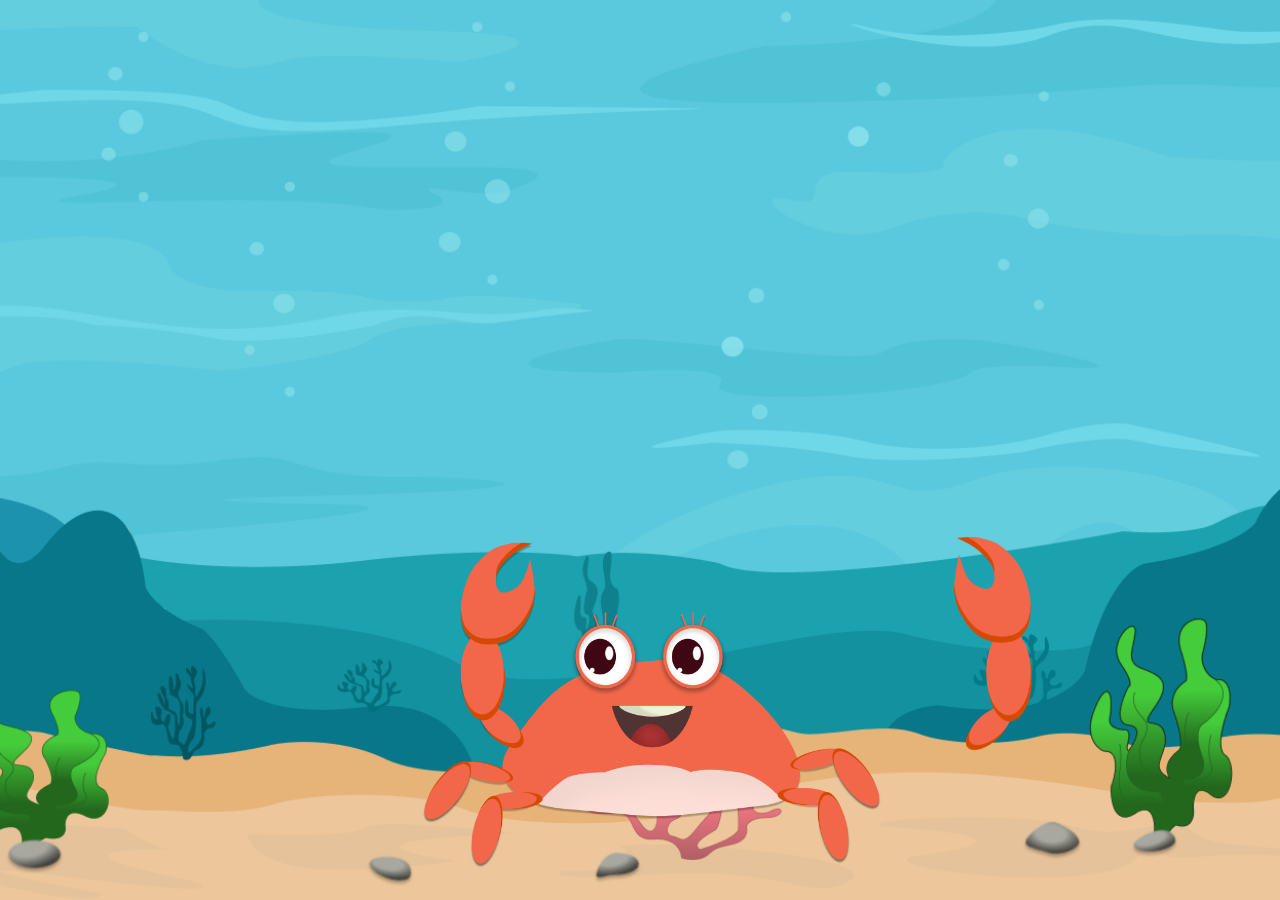
<file: index.html>
<!DOCTYPE html>
<html lang="en">
<head>
    <meta charset="UTF-8">
    <meta name="viewport" content="width=device-width, initial-scale=1.0">
    <title>Forside</title>
    <link rel="stylesheet" href="css/forside.css">
</head>
<body onclick="window.location.href='side2.html'" style="cursor: pointer;">
    <img src="image/enarmet.png" alt="enarmet" class="krabben">
    <img src="image/arm.png" alt="arm" class="arm">
    <button class="taleboble">
        <img src="image/taleboble.png" alt="taleboble">
    </button>
</body>
</html>
</file>
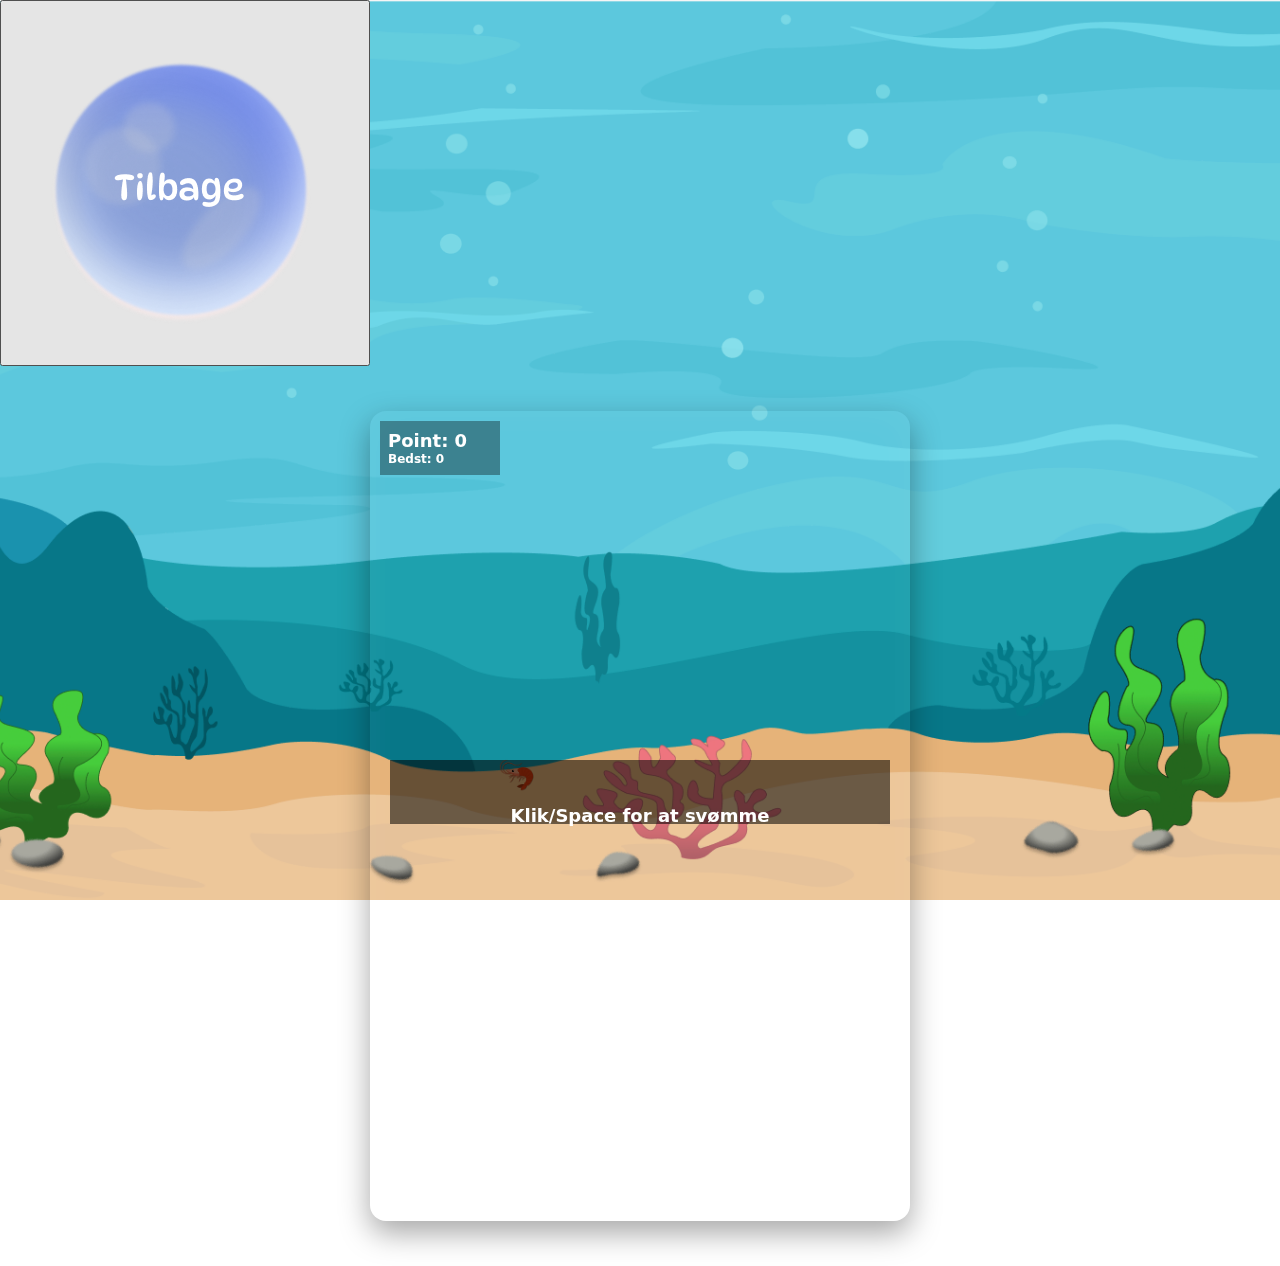
<file: flappy-fisk.html>
<!DOCTYPE html>
<html lang="da">
<head>
  <meta charset="UTF-8" />
  <meta name="viewport" content="width=device-width, initial-scale=1.0"/>
  <title>Flappy Fish</title>
  <link rel="stylesheet" href="css/marie-louise.css"/>
  <script src="js/flappy.js" defer></script>
</head>
<body>
  <button class="tilbage-button-left" onclick="window.location.href='spil-med-os.html'">
    <img src="image/tilbage.png" alt="Tilbage knap">
  </button>
  
  <main class="wrap">
    <canvas id="game" width="960" height="540" aria-label="Flappy Fish"></canvas>
    <div class="hud">
      <div class="hint">
    
      </div>
    </div>
  </main>
</body>
</html>
</file>
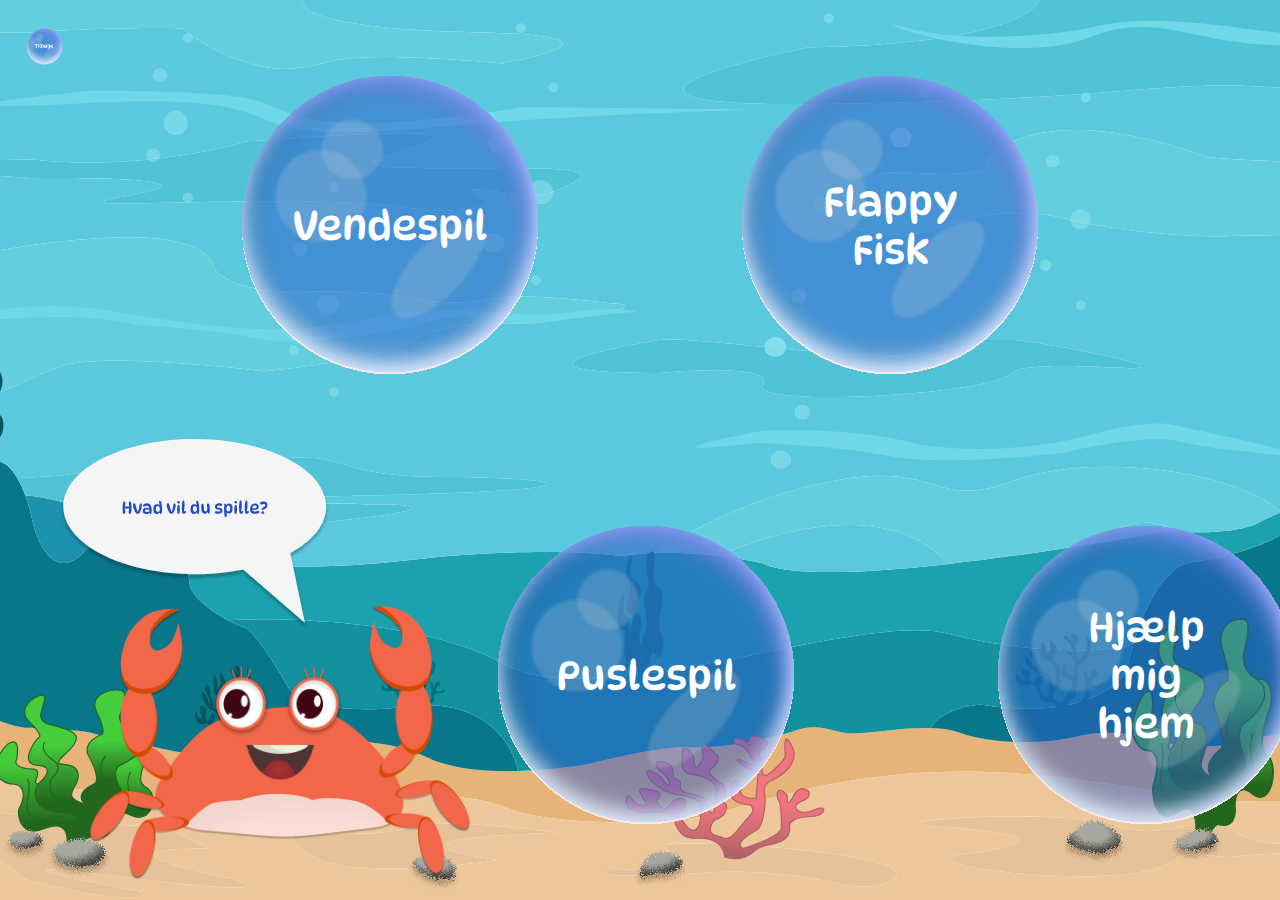
<file: spil-med-os.html>
<!DOCTYPE html>
<html lang="da">
<head>
    <meta charset="UTF-8">
    <meta name="viewport" content="width=device-width, initial-scale=1.0">
    <title>Spil med os - Akvarie Projekt</title>
    <link rel="stylesheet" href="css/laura.css">
</head>
<body>
    
<!--Baggrund-->
<img src="image/Baggrund_2.svg" alt="Baggrundsbillede">

<!--Indhold-->
<!--Bobler-->
<div class="bobble-container-top">
  <a href="vendespil.html" class="bobble-link">
    <div class="bobble-item-top">
      <img src="image/Bobble.svg" alt="Bobble_1">
      <p class="bobble-text">Vendespil</p>
    </div>
  </a>

  <a href="flappy-fisk.html" class="bobble-link">
    <div class="bobble-item-top">
      <img src="image/Bobble.svg" alt="Bobble_2">
      <p class="bobble-text">Flappy Fisk</p>
    </div>
  </a>
</div>

<div class="bobble-container-bund">
  <a href="puslespil.html" class="bobble-link">
    <div class="bobble-item-bund">
      <img src="image/Bobble.svg" alt="Bobble_3">
      <p class="bobble-text">Puslespil</p>
    </div>
  </a>

  <a href="find-mig.html" class="bobble-link">
    <div class="bobble-item-bund">
      <img src="image/Bobble.svg" alt="Bobble_4">
      <p class="bobble-text">Hjælp mig hjem</p>
    </div>
  </a>
</div>

<!--Tilbage knap-->

<a href="side2.html" class="tilbage-knap-bobbler">
    <img src="image/tilbage.png" alt="Tilbage knap"> 
</a> 

<!--Krabbe med tekstbobble-->

<div class="krabbe">
  <img src="image/krabbe.png" alt="Krabbe">
</div>

<div class="talebobble">
  <img src="image/Talebobble-spil.svg" alt="Talebobble">
</div>

</body>
</html>
</file>
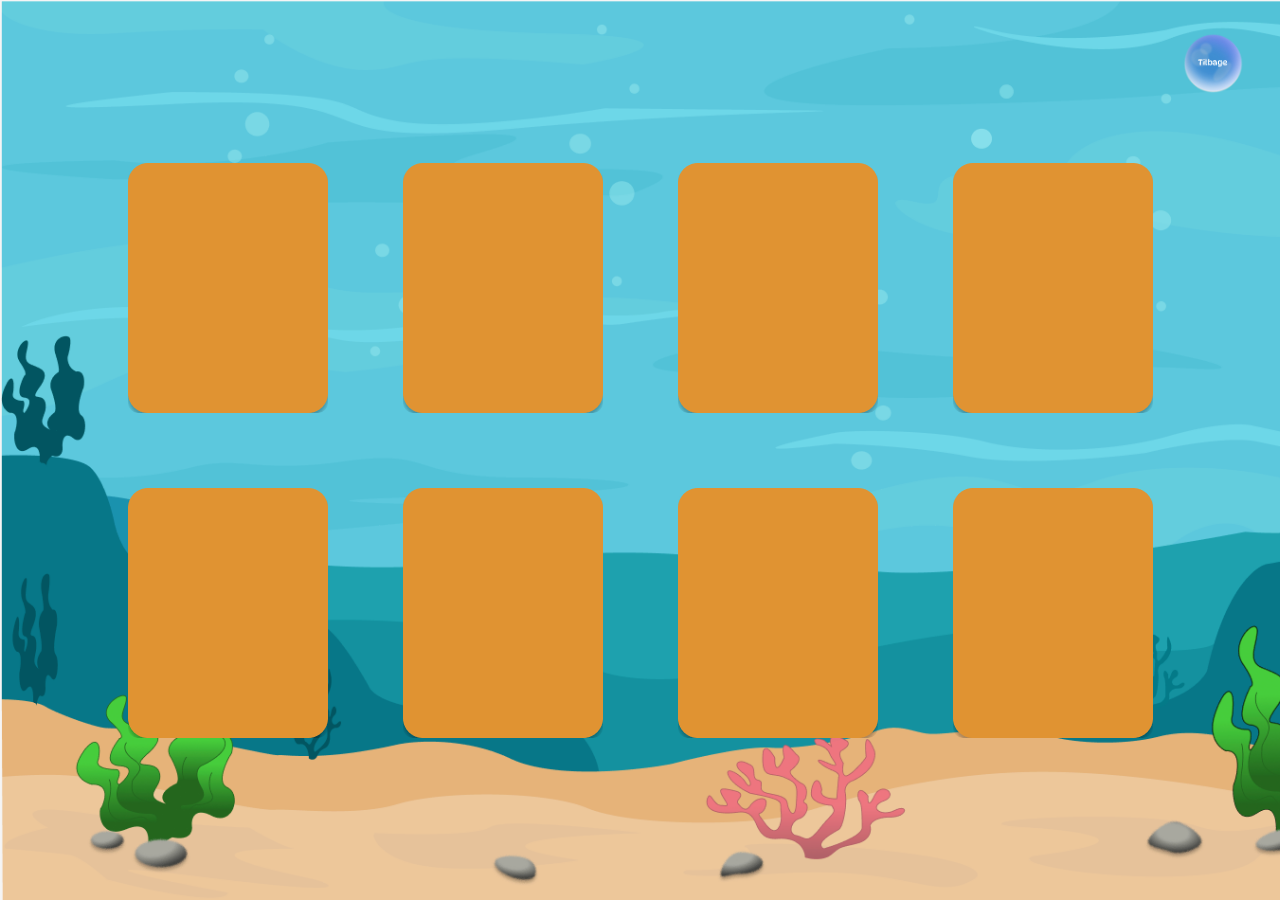
<file: vendespil.html>
<!DOCTYPE html>
<html lang="en">
<head>
    <meta charset="UTF-8">
    <meta name="viewport" content="width=device-width, initial-scale=1.0">
    <title>Document</title>
    <link rel="stylesheet" href="css/style.css">
    <script src="js/vendespil.js" defer></script>

</head>
<body>
    
    <div id="vendespilsbrikker">
        
    </div>
<div>
  <button class="tilbage-button" onclick="tilbageButtonClick()">
        <img src="image/tilbage.png" alt="Tilbage knap"> 
    </button>
</div> 
  

</body>
</html>
</file>
<file: css/forside.css>
/*celina*/
body {
    background-image: url('../image/Baggrund.png');
    background-size: cover;
    background-position: center;
    background-repeat: no-repeat;
    background-attachment: fixed;
    margin: 0;
    padding: 0;
    min-height: 100vh;
    position: relative;
}

.krabben  {
    position: fixed;
    bottom: 20px;
    left: 50%;
    transform: translateX(-50%);
    max-width: 600px;
    height: auto;
}

.arm {
    position: fixed;
    bottom: 110px;
    left: 880px;
    max-width: 210px;
    height: auto;
    animation: wave 1s ease-in-out infinite 2s; 
    transform-origin: center bottom;
    pointer-events: none;
}

.taleboble {
    position: fixed;
    bottom: 300px;
    right: 200px;
    transform: translateX(120px) scale(0);
    max-width: 400px;
    height: auto;
    animation: popUp 0.8s ease-out 1s forwards;
    background: transparent;
    border: none;
    padding: 0;
    cursor: pointer;
    transition: transform 0.2s ease;
} 

.taleboble img {
    width: 100%;
    height: auto;
    display: block;
}


.taleboble:active {
    transform: translateX(100px) scale(0.95) !important;
    transition: transform 0.1s ease-in-out !important;
}

@keyframes popUp {
    0% {
        transform: translateX(100px) scale(0);
        opacity: 0;
    }
    50% {
        transform: translateX(100px) scale(1.2);
        opacity: 1;
    }
    100% {
        transform: translateX(100px) scale(1);
        opacity: 1;
    }
}

@keyframes wave {
    0%, 100% {
        transform: translateX(-50%) rotate(0deg);
    }
    10% {
        transform: translateX(-50%) rotate(-2deg);
    }
    20% {
        transform: translateX(-50%) rotate(-5deg);
    }
    30% {
        transform: translateX(-50%) rotate(-8deg);
    }
    40% {
        transform: translateX(-50%) rotate(-5deg);
    }
    50% {
        transform: translateX(-50%) rotate(0deg);
    }
    60% {
        transform: translateX(-50%) rotate(5deg);
    }
    70% {
        transform: translateX(-50%) rotate(8deg);
    }
    80% {
        transform: translateX(-50%) rotate(5deg);
    }
    90% {
        transform: translateX(-50%) rotate(2deg);
    }
}

@keyframes hop {
    0%, 100% {
        transform: translateY(0px);
    }
    25% {
        transform: translateY(-15px);
    }
    50% {
        transform: translateY(0px);
    }
    75% {
        transform: translateY(-8px);
    }
}
</file>
<file: css/marie-louise.css>
/*marie-louise*/ 
/* Flappy fish CSS */

/* Fyld siden og vis din PNG som baggrund */
html, body {
  height: 100%;
  margin: 0;
}

body {
  background: url('../image/baggrundsbillede.png') center/cover no-repeat fixed;
  font-family: system-ui, -apple-system, Segoe UI, Roboto, Helvetica, Arial, sans-serif;
  color: #fff;
}

/* Centrer canvas pænt */
.wrap {
  height: 100%;
  display: grid;
  place-items: center;
}

canvas#game {
  width: min(95vw, 540px);                     /* responsivt: bredde på skærm */
  height: calc(min(95vw, 540px) * 16 / 9);     /* hold 16:9-forhold */
  max-height: 90vh;
  background: transparent;                     /* så body-baggrund kan ses */
  border-radius: 16px;
  box-shadow: 0 12px 30px rgba(0,0,0,.35), inset 0 0 40px rgba(255,255,255,.05);
  display: block;
}

/* UI-hint over spillet */
.hud {
  position: fixed;
  inset: 0;
  display: grid;
  place-items: center;
  pointer-events: none;
}
/*
.hint {
  background: rgba(0,0,0,.45);
  padding: 10px 14px;
  border-radius: 999px;
  font-size: 14px;
  letter-spacing: .2px;
}
</file>
<file: css/laura.css>
/*laura*/
/* Importering af font */
@import url('https://fonts.googleapis.com/css2?family=DynaPuff:wght@400..700&display=swap');



/* CSS Styling */

* {
  margin: 0;
  padding: 0;
  box-sizing: border-box;
}

body {
  width: 100%;
  height: 100vh;
  position: relative;
  overflow: hidden;
}

/* Baggrundsbillede */
img[alt="Baggrundsbillede"] {
  width: 100vw;
  height: 100vh;
  object-fit: cover;
  display: block;
  position: absolute;
  top: 0;
  left: 0;
  z-index: 1;
}

/* Bobler Container */
.bobble-container {
  position: absolute;
  top: 40%;
  left: 50%;
  transform: translate(-50%, -50%);
  z-index: 2;
  display: flex;
  gap: 200px; /* Afstand mellem bobblerne */
  justify-content: center;
  align-items: center;
}

/* Bobler Container til spil-med-os siden (2 bobler top) */
.bobble-container-top {
  position: absolute;
  top: 25%;
  left: 50%;
  transform: translate(-50%, -50%);
  z-index: 10;
  display: flex;
  gap: 200px;
  justify-content: center;
  align-items: center;
  max-width: 100vw;
}

/* Bobler Container til spil-med-os siden (2 bobler bund) */
.bobble-container-bund {
  position: absolute;
  top: 75%;
  left: 70%;
  transform: translate(-50%, -50%);
  z-index: 10;
  display: flex;
  gap: 200px;
  justify-content: center;
  align-items: center;
}

/* Mindre bobler til 2-bobbel layoutet top */
.bobble-container-top .bobble-item-top {
  animation: floatTop 4s ease-in-out infinite;
}

.bobble-container-top .bobble-item-top img {
  width: 300px;
  height: auto;
}

/* Mindre bobler til 2-bobbel layoutet bund */
.bobble-container-bund .bobble-item-bund {
  animation: floatBottom 3s ease-in-out infinite;
}

.bobble-container-bund .bobble-item-bund img {
  width: 300px; 
  height: auto;
}

/* CSS Animation til svævende bobbler - Top */
@keyframes floatTop {
  0%, 100% {
    transform: translateY(0px) rotate(0deg);
  }
  50% {
    transform: translateY(-15px) rotate(5deg);
  }
}

/* CSS Animation til svævende bobbler - Bund */
@keyframes floatBottom {
  0%, 100% {
    transform: translateY(0px) rotate(0deg);
  }
  50% {
    transform: translateY(-15px) rotate(-5deg);
  }
}

/* CSS Animation til Index.html bobbler */
@keyframes floatIndex {
   0%, 100% {
    transform: translateY(0px) rotate(0deg);
  }
  50% {
    transform: translateY(-15px) rotate(-5deg);
  }
}

/* Bobble Links */
.bobble-link {
  text-decoration: none; /* Fjerner understreget link */
  transition: transform 0.3s ease; /* Smooth animation */
}

.bobble-link:hover {
  transform: scale(1.1); /* Gør boblen lidt større når man hover */
}

/* Individuel bobble item */
.bobble-item {
  position: relative;
  display: flex;
  justify-content: center;
  align-items: center;
  animation: floatIndex 3s ease-in-out infinite;
}

.bobble-item-top {
  position: relative;
  display: flex;
  justify-content: center;
  align-items: center;
}

.bobble-item-bund {
  position: relative;
  display: flex;
  justify-content: center;
  align-items: center;
}

/* Individuelle bobler */
.bobble-item img {
  width: 400px; /* Juster størrelsen efter behov */
  height: auto;
}

/* Bobble Text */
.bobble-text {
  font-family: 'DynaPuff', cursive;
  font-weight: bold, lighter;
  position: absolute;
  top: 50%;
  left: 50%;
  transform: translate(-50%, -50%);
  font-size: 40px;

  color: #ffff;
  text-align: center;
  pointer-events: none; /* Gør teksten klikbar gennem til boblen */
}

/* Content Container til de nye sider */
.content-container {
  position: absolute;
  top: 50%;
  left: 50%;
  transform: translate(-50%, -50%);
  z-index: 2;
  text-align: center;
  background: rgba(255, 255, 255, 0.9);
  padding: 40px;
  border-radius: 20px;
  max-width: 600px;
}

.content-container h1 {
  font-family: 'DynaPuff', cursive;
  font-size: 48px;
  color: #333;
  margin-bottom: 20px;
}

.content-container p {
  font-size: 20px;
  color: #666;
  margin-bottom: 30px;
}

/* Tilbage knapper */
.tilbage-knap {
  display: inline-block;
  background: #4CAF50;
  color: white;
  padding: 15px 30px;
  text-decoration: none;
  border-radius: 25px;
  font-family: 'DynaPuff', cursive;
  font-size: 18px;
  transition: background 0.3s ease;
}

.tilbage-knap:hover {
  background: #45a049;
}

.tilbage-knap-bobbler {
    cursor: pointer;
    position: absolute;
    top: 20px;
    left: 20px;
    z-index: 10;
    transition: transform 0.3s ease;
}

.tilbage-knap-bobbler img {
    width: 50px; /* Størrelsen på billedet */
    height: 50px;
    display: block;
}

.tilbage-knap-bobbler:hover {
  transform: scale(1.1); /* Gør boblen lidt større når man hover */
}

/* Krabbe i spil med os */
.krabbe {
  position: absolute;
  bottom: 10px;
  left: 20px;
  z-index: 10;
}

.krabbe img {
  width: 500px;
  height: auto;
  display: block;
}

.talebobble {
    position: absolute;
    bottom: 270px;
    left: 60px;
    z-index: 10;
}

.talebobble img {
    width: 270px;
    height: auto;
    display: block;
}
</file>
<file: css/style.css>
/* Style CSS */


body {
  background-image: url('../image/baggrundsbillede.png');
  background-size: cover;
  display: flex;
  justify-content: center;   /* centrerer vandret */
  align-items: center;       /* centrerer lodret */
  height: 100vh;             /* gør body lige så høj som hele skærmen */
  margin: 0; 
}
.tilbage-button {
    position: fixed;
    top: 20px;
    right: 20px;
    background: none;
    border: none;
    cursor: pointer;
    z-index: 1500;
    transition: transform 0.3s ease, opacity 0.3s ease;
    border-radius: 50%;
    overflow: hidden;
    animation: float 4s ease-in-out infinite;
}

.tilbage-button:hover {
    transform: scale(1.1) translateY(-10px);
    opacity: 0.8;
}

.tilbage-button img {
    width: 80px;
    height: 80px;
    object-fit: contain;
    display: block;
}



#vendespilsbrikker {
  display: grid;
  grid-template-columns: repeat(4, 200px);
  row-gap: 75px;      /* afstand mellem rækkerne */
  column-gap: 75px;   /* afstand mellem kolonnerne */
  justify-content: center;   /* centrerer brikkerne inde i gridd’et */
}

.brik img {
  width: 200px;
  height: 250px;
  cursor: pointer;
}
/* container for brikken */
.brik {
  position: relative;
  width: 200px;
  height: 250px;
  perspective: 1000px;              /* 3D dybde */
}

/* det indre “kort” der roteres */
.brik .kort {
  position: relative;
  width: 100%;
  height: 100%;
  transform-style: preserve-3d;
  transition: transform 480ms cubic-bezier(.2,.7,.2,1); /* smooth easing */
  will-change: transform;            /* hint til browseren */
}

/* begge sider fylder hele kortet */
.brik .forside,
.brik .bagside {
  position: absolute;
  inset: 0;
  display: block;
  width: 100%;
  height: 100%;
  object-fit: cover;
  backface-visibility: hidden;       /* skjul bagsiden når væk */
  border-radius: 10px;
  overflow: hidden;
}

/* vend forside 180° fra start, så den kommer frem ved flip */
.brik .forside {
  transform: rotateY(180deg);
}

/* når brikken er vendt, roter hele kortet */
.brik.vendt .kort {
  transform: rotateY(180deg);
}

/* valgfrit: lidt “snap” følelse */
.brik:active .kort {
  transition-duration: 360ms;
}

/* matcher/fundet: slå klik fra og giv visuel status */
.brik.fundet {
  pointer-events: none;
  filter: saturate(0.8) brightness(0.95);
  opacity: 0.9;
}

/* respekt for brugere der ikke ønsker animationer */
@media (prefers-reduced-motion: reduce) {
  .brik .kort { transition: none; }
}
</file>
